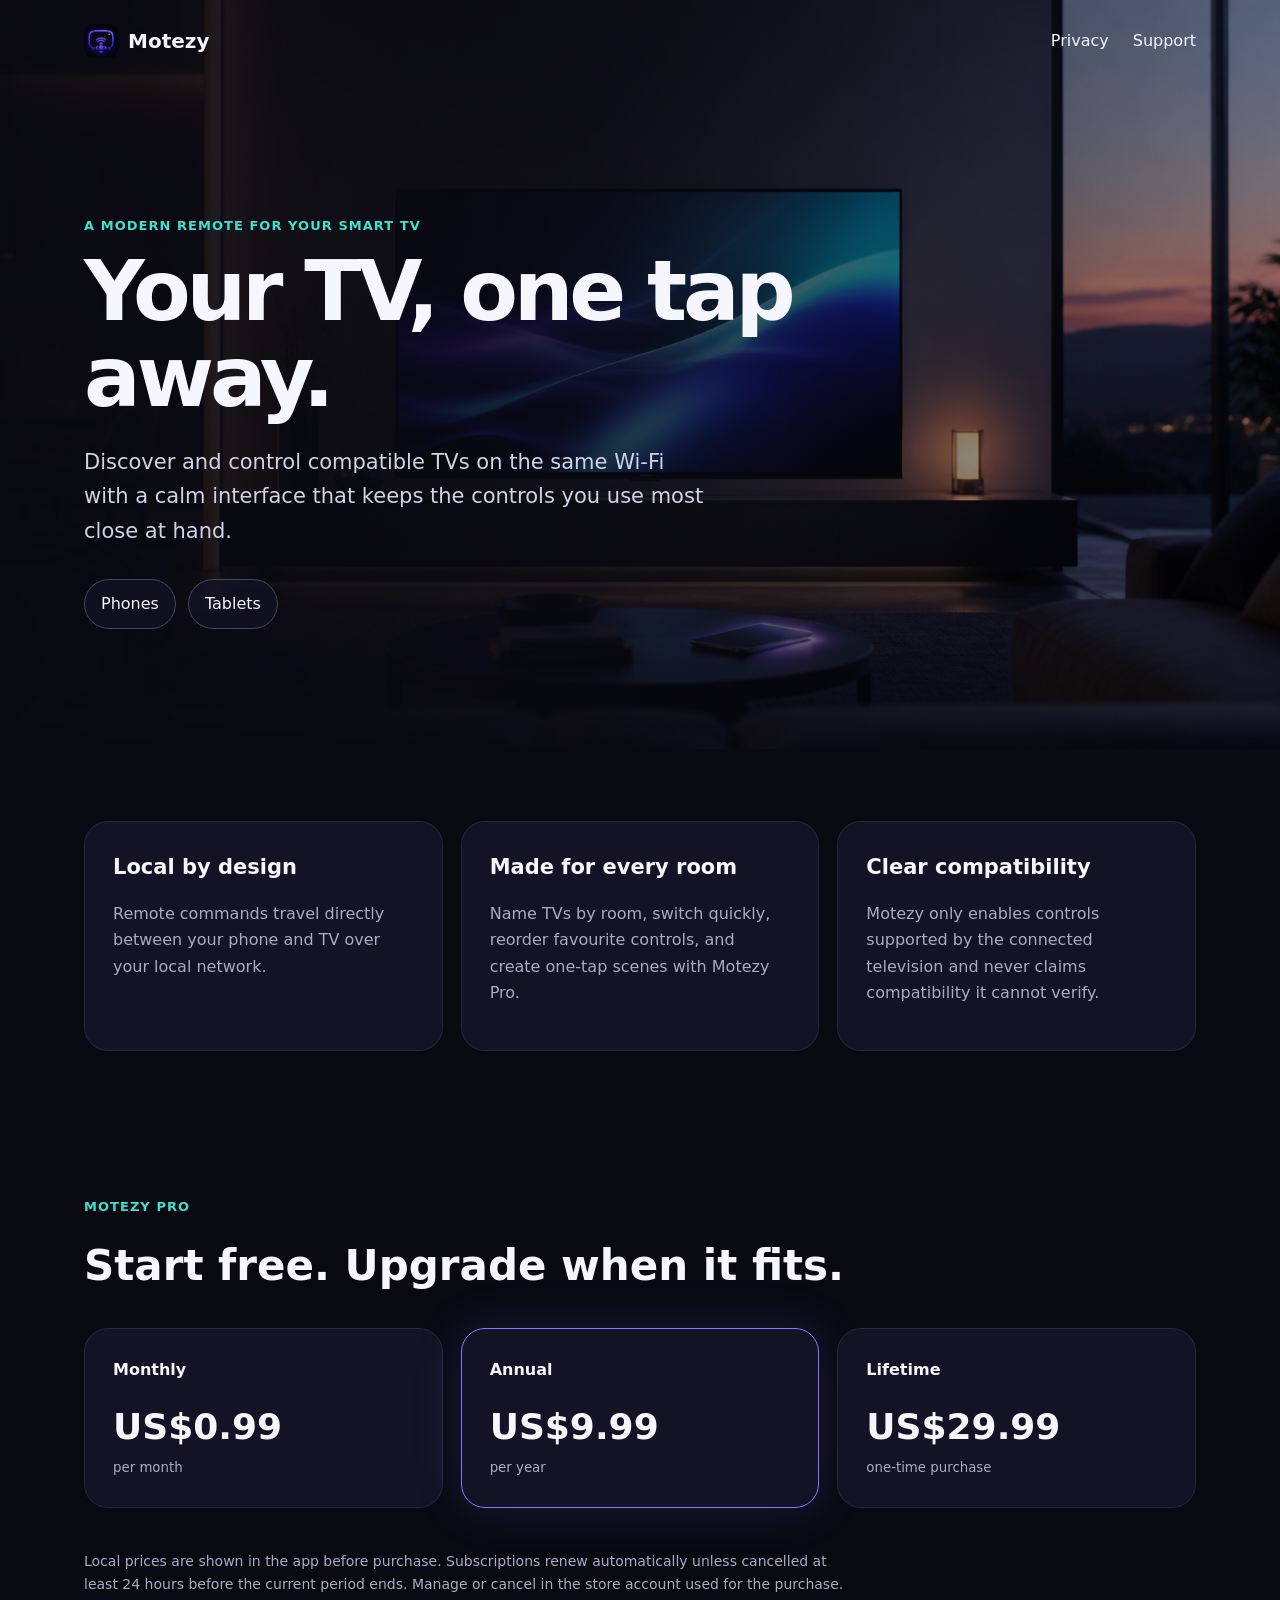
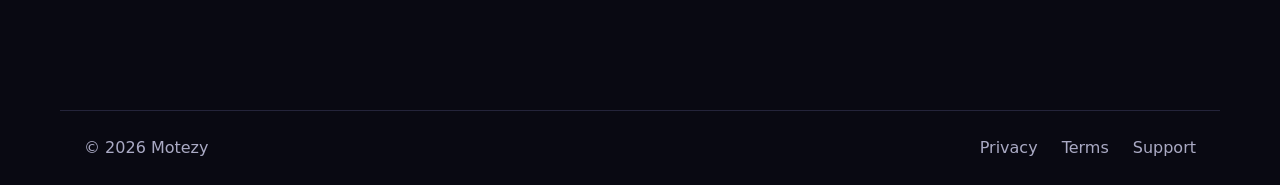
<file: index.html>
﻿<!doctype html>
<html lang="en">
<head>
  <meta charset="utf-8">
  <meta name="viewport" content="width=device-width, initial-scale=1">
  <meta name="theme-color" content="#090912">
  <meta name="description" content="Motezy is a calm, modern remote for compatible smart TVs on your Wi-Fi.">
  <title>Motezy — Your TV, one tap away</title>
  <link rel="icon" href="icon.png">
  <link rel="stylesheet" href="styles.css">
</head>
<body>
  <main>
    <section class="hero">
      <nav><a class="brand" href="index.html"><img src="icon.png" alt="">Motezy</a><span><a href="privacy.html">Privacy</a><a href="support.html">Support</a></span></nav>
      <div class="hero-copy">
        <p class="eyebrow">A modern remote for your smart TV</p>
        <h1>Your TV, one tap away.</h1>
        <p class="lead">Discover and control compatible TVs on the same Wi-Fi with a calm interface that keeps the controls you use most close at hand.</p>
        <div class="badges"><span>Phones</span><span>Tablets</span></div>
      </div>
    </section>
    <section class="features">
      <article><b>Local by design</b><p>Remote commands travel directly between your phone and TV over your local network.</p></article>
      <article><b>Made for every room</b><p>Name TVs by room, switch quickly, reorder favourite controls, and create one-tap scenes with Motezy Pro.</p></article>
      <article><b>Clear compatibility</b><p>Motezy only enables controls supported by the connected television and never claims compatibility it cannot verify.</p></article>
    </section>
    <section class="pricing">
      <p class="eyebrow">Motezy Pro</p><h2>Start free. Upgrade when it fits.</h2>
      <div class="plans"><article><b>Monthly</b><strong>US$0.99</strong><small>per month</small></article><article class="popular"><b>Annual</b><strong>US$9.99</strong><small>per year</small></article><article><b>Lifetime</b><strong>US$29.99</strong><small>one-time purchase</small></article></div>
      <p class="fine">Local prices are shown in the app before purchase. Subscriptions renew automatically unless cancelled at least 24 hours before the current period ends. Manage or cancel in the store account used for the purchase.</p>
    </section>
  </main>
  <footer><span>© 2026 Motezy</span><span><a href="privacy.html">Privacy</a><a href="terms.html">Terms</a><a href="support.html">Support</a></span></footer>
</body>
</html>
</file>
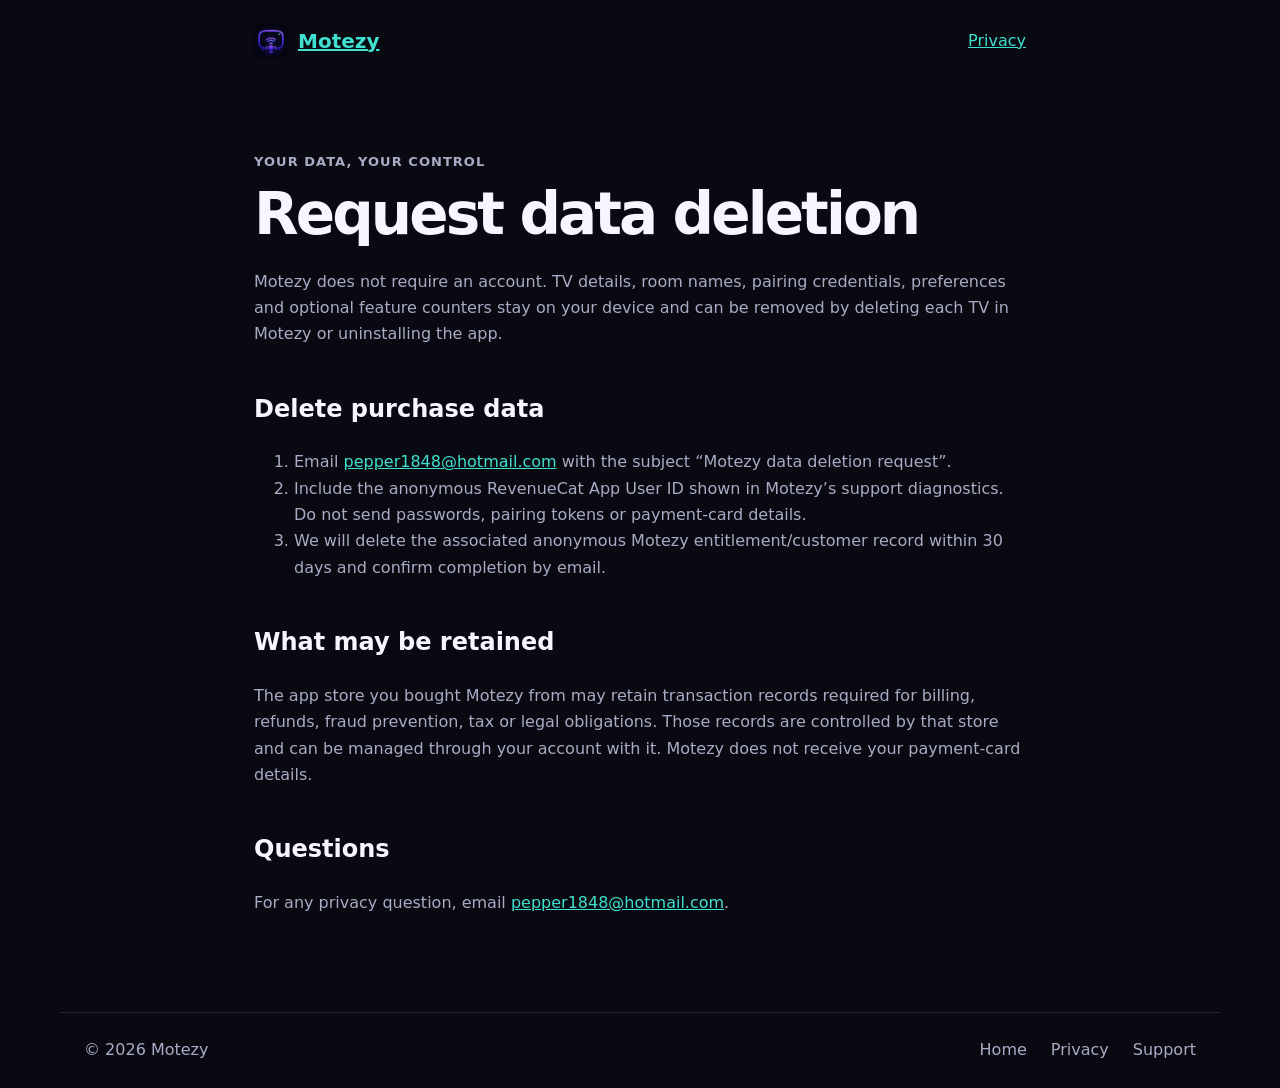
<file: data-deletion.html>
<!doctype html><html lang="en"><head><meta charset="utf-8"><meta name="viewport" content="width=device-width,initial-scale=1"><title>Data Deletion — Motezy</title><link rel="icon" href="icon.png"><link rel="stylesheet" href="styles.css"></head><body><main class="document"><nav><a class="brand" href="index.html"><img src="icon.png" alt="">Motezy</a><span><a href="privacy.html">Privacy</a></span></nav><p class="eyebrow">Your data, your control</p><h1>Request data deletion</h1><p>Motezy does not require an account. TV details, room names, pairing credentials, preferences and optional feature counters stay on your device and can be removed by deleting each TV in Motezy or uninstalling the app.</p><h2>Delete purchase data</h2><ol><li>Email <a href="mailto:pepper1848@hotmail.com?subject=Motezy%20data%20deletion%20request">pepper1848@hotmail.com</a> with the subject “Motezy data deletion request”.</li><li>Include the anonymous RevenueCat App User ID shown in Motezy’s support diagnostics. Do not send passwords, pairing tokens or payment-card details.</li><li>We will delete the associated anonymous Motezy entitlement/customer record within 30 days and confirm completion by email.</li></ol><h2>What may be retained</h2><p>The app store you bought Motezy from may retain transaction records required for billing, refunds, fraud prevention, tax or legal obligations. Those records are controlled by that store and can be managed through your account with it. Motezy does not receive your payment-card details.</p><h2>Questions</h2><p>For any privacy question, email <a href="mailto:pepper1848@hotmail.com?subject=Motezy%20privacy">pepper1848@hotmail.com</a>.</p></main><footer><span>© 2026 Motezy</span><span><a href="index.html">Home</a><a href="privacy.html">Privacy</a><a href="support.html">Support</a></span></footer></body></html>
</file>
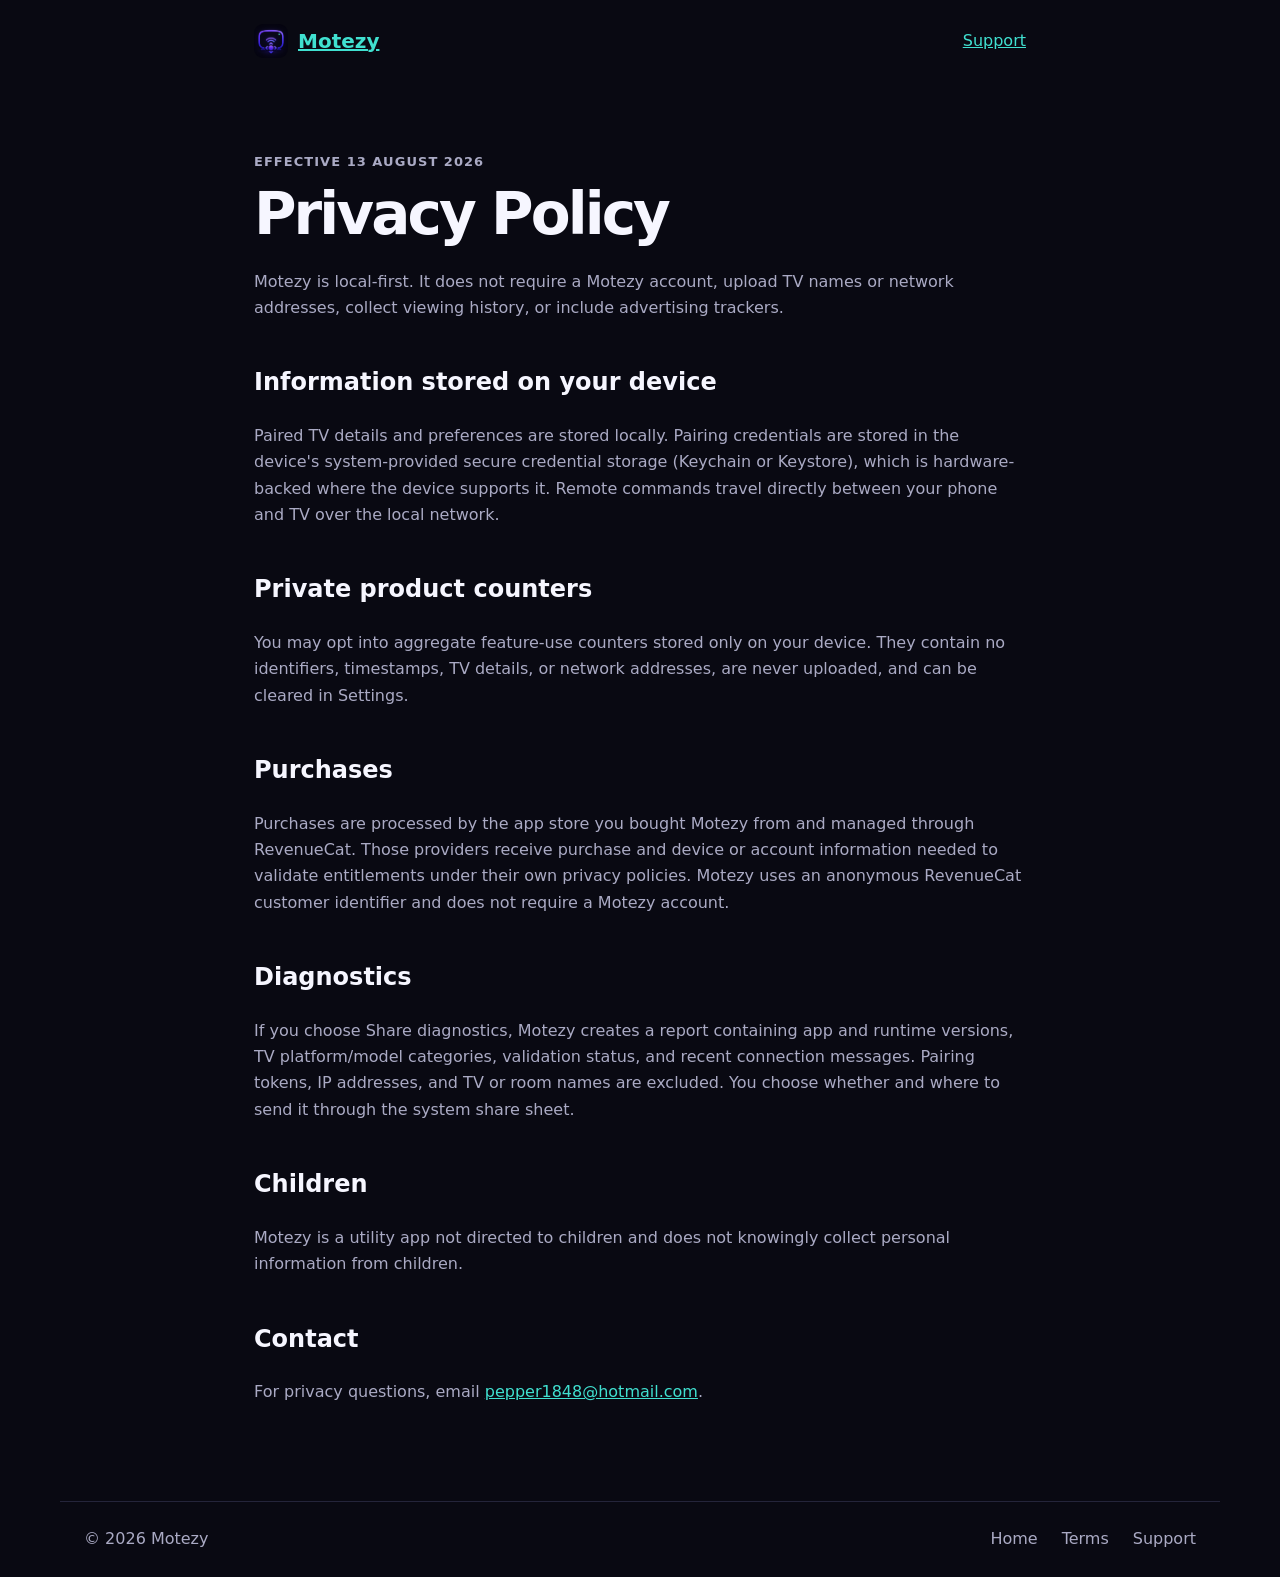
<file: privacy.html>
﻿<!doctype html><html lang="en"><head><meta charset="utf-8"><meta name="viewport" content="width=device-width,initial-scale=1"><title>Privacy — Motezy</title><link rel="icon" href="icon.png"><link rel="stylesheet" href="styles.css"></head><body><main class="document"><nav><a class="brand" href="index.html"><img src="icon.png" alt="">Motezy</a><span><a href="support.html">Support</a></span></nav><p class="eyebrow">Effective 13 August 2026</p><h1>Privacy Policy</h1><p>Motezy is local-first. It does not require a Motezy account, upload TV names or network addresses, collect viewing history, or include advertising trackers.</p><h2>Information stored on your device</h2><p>Paired TV details and preferences are stored locally. Pairing credentials are stored in the device's system-provided secure credential storage (Keychain or Keystore), which is hardware-backed where the device supports it. Remote commands travel directly between your phone and TV over the local network.</p><h2>Private product counters</h2><p>You may opt into aggregate feature-use counters stored only on your device. They contain no identifiers, timestamps, TV details, or network addresses, are never uploaded, and can be cleared in Settings.</p><h2>Purchases</h2><p>Purchases are processed by the app store you bought Motezy from and managed through RevenueCat. Those providers receive purchase and device or account information needed to validate entitlements under their own privacy policies. Motezy uses an anonymous RevenueCat customer identifier and does not require a Motezy account.</p><h2>Diagnostics</h2><p>If you choose Share diagnostics, Motezy creates a report containing app and runtime versions, TV platform/model categories, validation status, and recent connection messages. Pairing tokens, IP addresses, and TV or room names are excluded. You choose whether and where to send it through the system share sheet.</p><h2>Children</h2><p>Motezy is a utility app not directed to children and does not knowingly collect personal information from children.</p><h2>Contact</h2><p>For privacy questions, email <a href="mailto:pepper1848@hotmail.com?subject=Motezy%20privacy">pepper1848@hotmail.com</a>.</p></main><footer><span>© 2026 Motezy</span><span><a href="index.html">Home</a><a href="terms.html">Terms</a><a href="support.html">Support</a></span></footer></body></html>
</file>
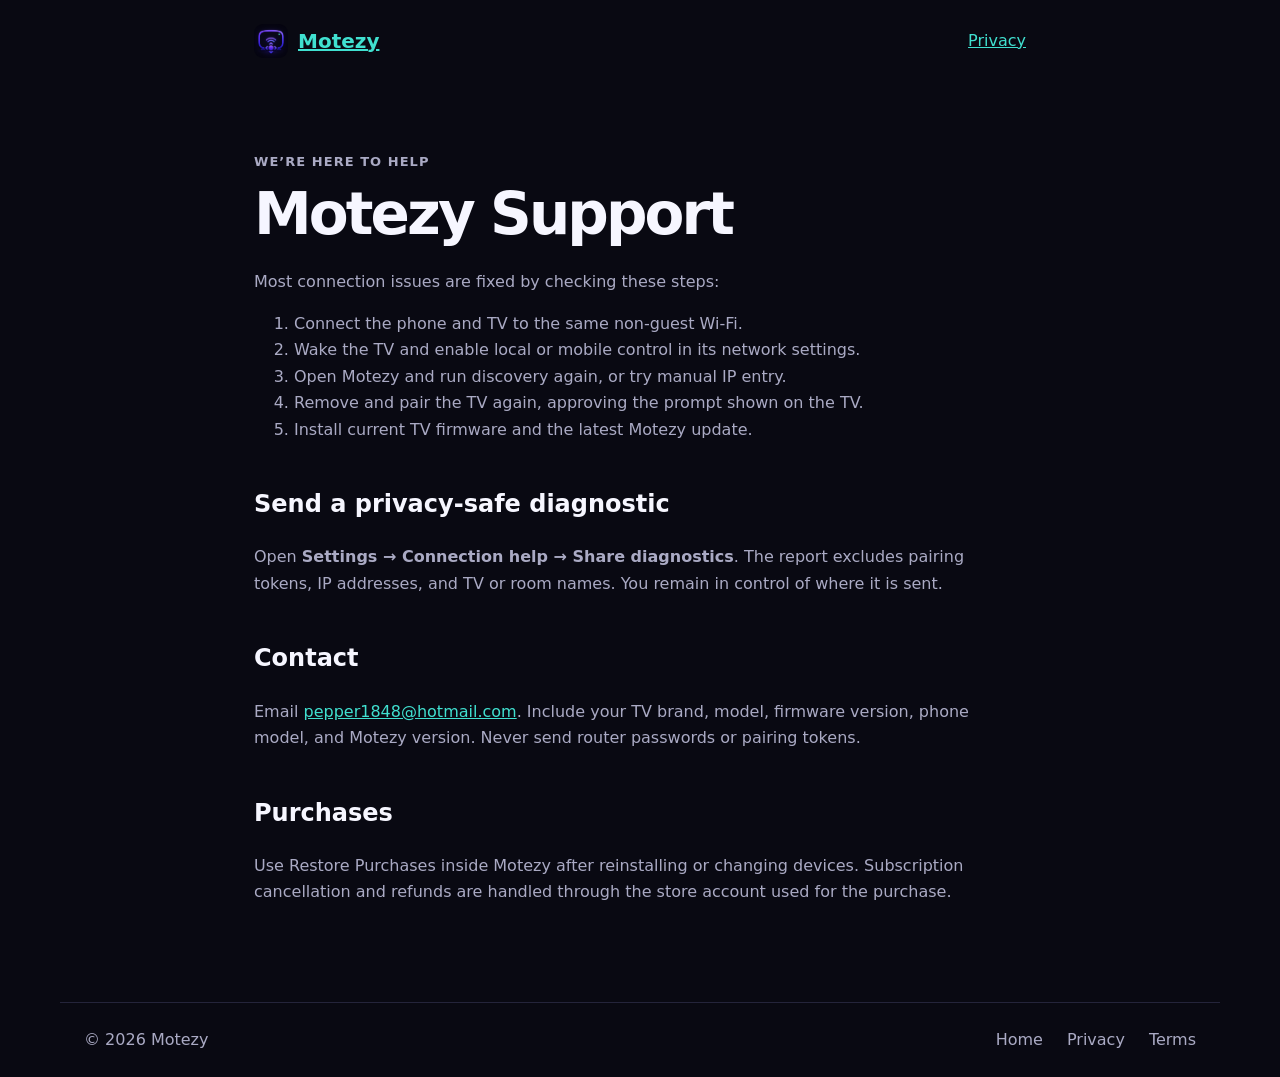
<file: support.html>
﻿<!doctype html><html lang="en"><head><meta charset="utf-8"><meta name="viewport" content="width=device-width,initial-scale=1"><title>Support — Motezy</title><link rel="icon" href="icon.png"><link rel="stylesheet" href="styles.css"></head><body><main class="document"><nav><a class="brand" href="index.html"><img src="icon.png" alt="">Motezy</a><span><a href="privacy.html">Privacy</a></span></nav><p class="eyebrow">We’re here to help</p><h1>Motezy Support</h1><p>Most connection issues are fixed by checking these steps:</p><ol><li>Connect the phone and TV to the same non-guest Wi-Fi.</li><li>Wake the TV and enable local or mobile control in its network settings.</li><li>Open Motezy and run discovery again, or try manual IP entry.</li><li>Remove and pair the TV again, approving the prompt shown on the TV.</li><li>Install current TV firmware and the latest Motezy update.</li></ol><h2>Send a privacy-safe diagnostic</h2><p>Open <b>Settings → Connection help → Share diagnostics</b>. The report excludes pairing tokens, IP addresses, and TV or room names. You remain in control of where it is sent.</p><h2>Contact</h2><p>Email <a href="mailto:pepper1848@hotmail.com?subject=Motezy%20support">pepper1848@hotmail.com</a>. Include your TV brand, model, firmware version, phone model, and Motezy version. Never send router passwords or pairing tokens.</p><h2>Purchases</h2><p>Use Restore Purchases inside Motezy after reinstalling or changing devices. Subscription cancellation and refunds are handled through the store account used for the purchase.</p></main><footer><span>© 2026 Motezy</span><span><a href="index.html">Home</a><a href="privacy.html">Privacy</a><a href="terms.html">Terms</a></span></footer></body></html>
</file>
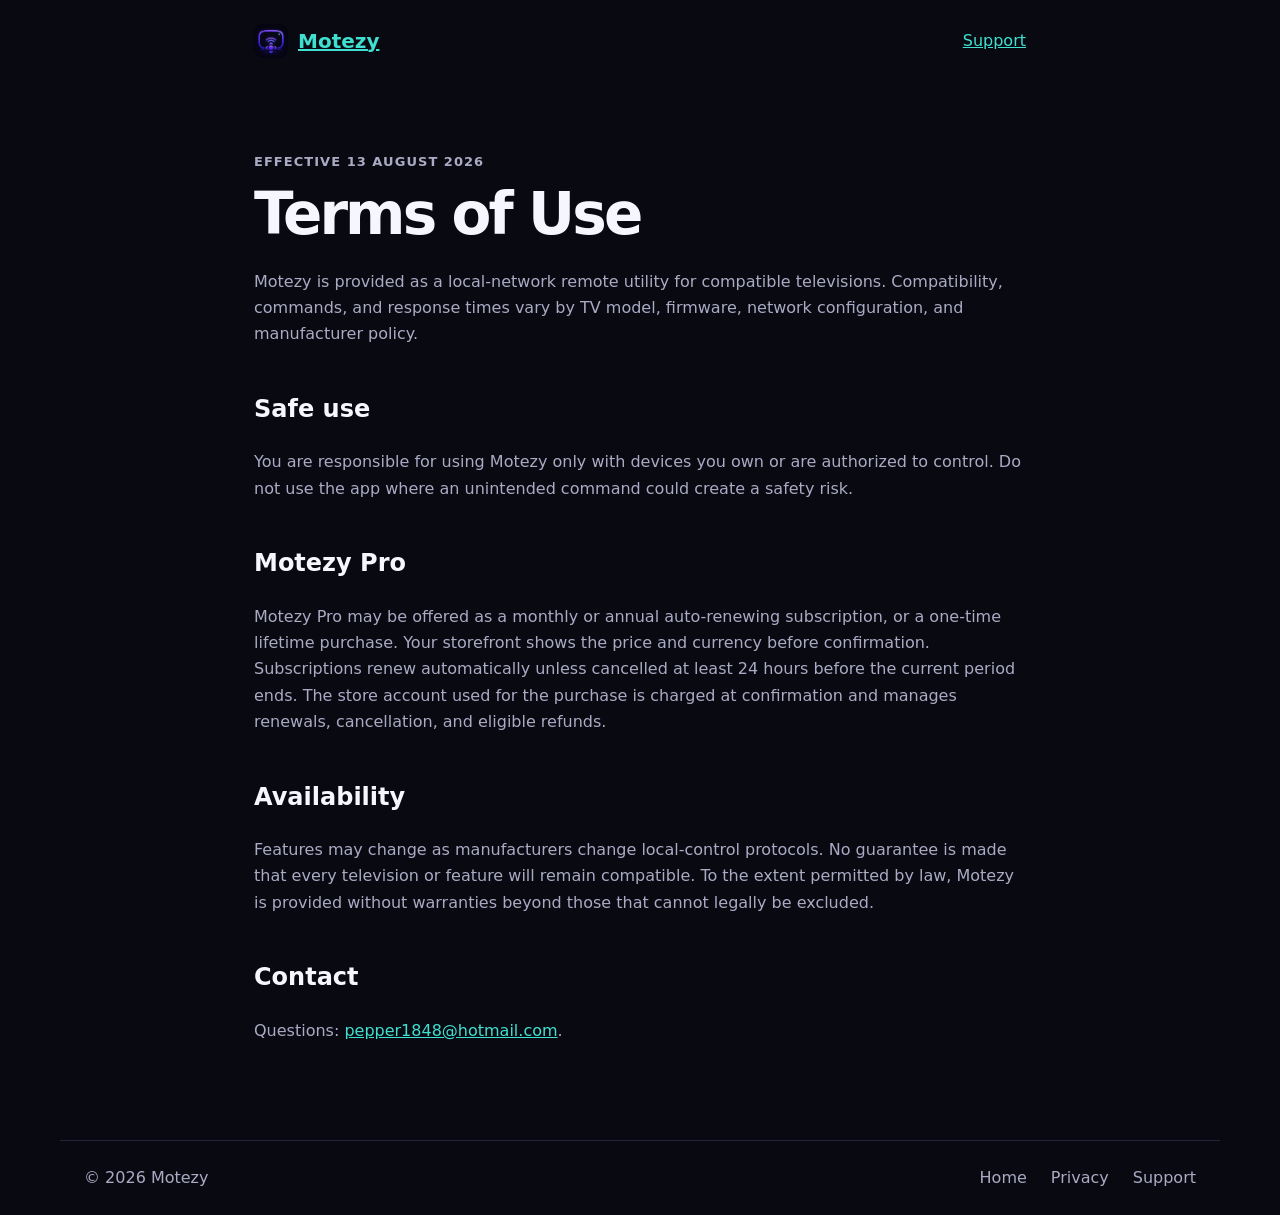
<file: terms.html>
﻿<!doctype html><html lang="en"><head><meta charset="utf-8"><meta name="viewport" content="width=device-width,initial-scale=1"><title>Terms — Motezy</title><link rel="icon" href="icon.png"><link rel="stylesheet" href="styles.css"></head><body><main class="document"><nav><a class="brand" href="index.html"><img src="icon.png" alt="">Motezy</a><span><a href="support.html">Support</a></span></nav><p class="eyebrow">Effective 13 August 2026</p><h1>Terms of Use</h1><p>Motezy is provided as a local-network remote utility for compatible televisions. Compatibility, commands, and response times vary by TV model, firmware, network configuration, and manufacturer policy.</p><h2>Safe use</h2><p>You are responsible for using Motezy only with devices you own or are authorized to control. Do not use the app where an unintended command could create a safety risk.</p><h2>Motezy Pro</h2><p>Motezy Pro may be offered as a monthly or annual auto-renewing subscription, or a one-time lifetime purchase. Your storefront shows the price and currency before confirmation. Subscriptions renew automatically unless cancelled at least 24 hours before the current period ends. The store account used for the purchase is charged at confirmation and manages renewals, cancellation, and eligible refunds.</p><h2>Availability</h2><p>Features may change as manufacturers change local-control protocols. No guarantee is made that every television or feature will remain compatible. To the extent permitted by law, Motezy is provided without warranties beyond those that cannot legally be excluded.</p><h2>Contact</h2><p>Questions: <a href="mailto:pepper1848@hotmail.com?subject=Motezy%20terms">pepper1848@hotmail.com</a>.</p></main><footer><span>© 2026 Motezy</span><span><a href="index.html">Home</a><a href="privacy.html">Privacy</a><a href="support.html">Support</a></span></footer></body></html>
</file>
<file: styles.css>
﻿:root{color-scheme:dark;--bg:#090912;--panel:#131325;--text:#f6f6ff;--muted:#aaaac4;--violet:#8d74ff;--teal:#40e0d0;font:16px/1.65 Inter,ui-sans-serif,system-ui,-apple-system,BlinkMacSystemFont,"Segoe UI",sans-serif}*{box-sizing:border-box}body{margin:0;background:var(--bg);color:var(--text)}a{color:inherit;text-decoration:none}main{min-height:calc(100vh - 90px)}nav,footer{max-width:1160px;margin:auto;display:flex;align-items:center;justify-content:space-between;padding:24px}nav span,footer span:last-child{display:flex;gap:24px}.brand{display:flex;align-items:center;gap:10px;font-size:20px;font-weight:800}.brand img{width:34px;height:34px;border-radius:9px}.hero{min-height:680px;background:linear-gradient(90deg,rgba(9,9,18,.98) 0%,rgba(9,9,18,.8) 45%,rgba(9,9,18,.2)),url('living-room.png') center/cover}.hero-copy{max-width:1160px;margin:auto;padding:120px 24px}.eyebrow{color:var(--teal);font-weight:800;letter-spacing:.08em;text-transform:uppercase;font-size:13px}.hero h1,.document h1{font-size:clamp(44px,7vw,84px);line-height:1.02;letter-spacing:-.05em;max-width:740px;margin:12px 0 24px}.lead{font-size:21px;max-width:620px;color:#d2d2e5}.badges{display:flex;gap:12px;flex-wrap:wrap;margin-top:30px}.badges span{padding:11px 16px;border:1px solid #454564;border-radius:999px;background:rgba(19,19,37,.7)}.features,.plans{max-width:1160px;margin:auto;padding:72px 24px;display:grid;grid-template-columns:repeat(3,1fr);gap:18px}.features article,.plans article{background:var(--panel);padding:28px;border:1px solid #272743;border-radius:24px}.features b{font-size:21px}.features p,.fine,.document p,.document li{color:var(--muted)}.pricing{max-width:1160px;margin:auto;padding:60px 24px 100px}.pricing h2{font-size:42px;margin:0}.plans{padding:28px 0}.plans article{display:flex;flex-direction:column}.plans strong{font-size:36px;margin-top:14px}.plans small{color:var(--muted)}.plans .popular{border-color:var(--violet);box-shadow:0 0 50px rgba(141,116,255,.16)}.fine{max-width:780px;font-size:14px}.document{max-width:820px;margin:auto;padding:0 24px 80px}.document nav{padding:24px 0 80px}.document h1{font-size:58px}.document h2{margin-top:42px}.document a{color:var(--teal);text-decoration:underline}footer{border-top:1px solid #24243a;color:var(--muted)}@media(max-width:760px){nav span{gap:14px}.features,.plans{grid-template-columns:1fr}.hero{min-height:620px}.hero-copy{padding-top:80px}.pricing h2{font-size:34px}.document nav{padding-bottom:54px}}
</file>
